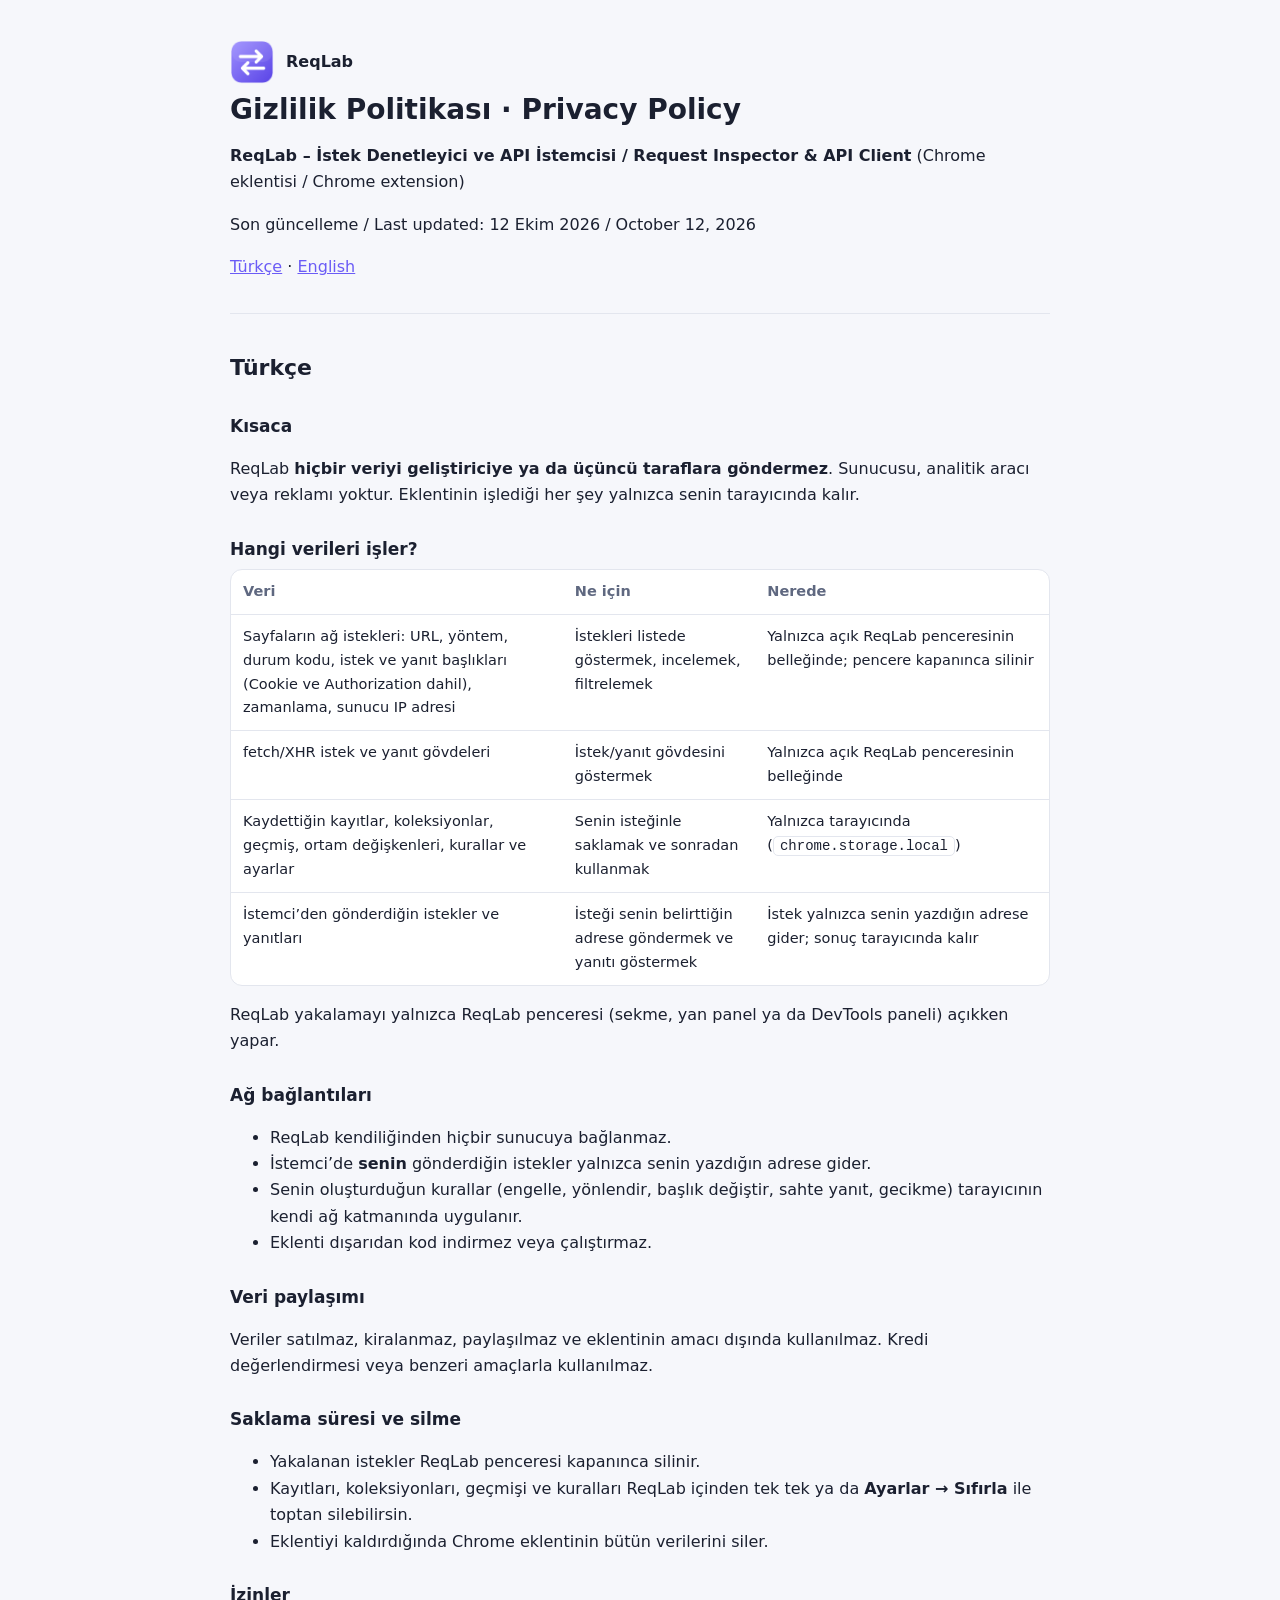
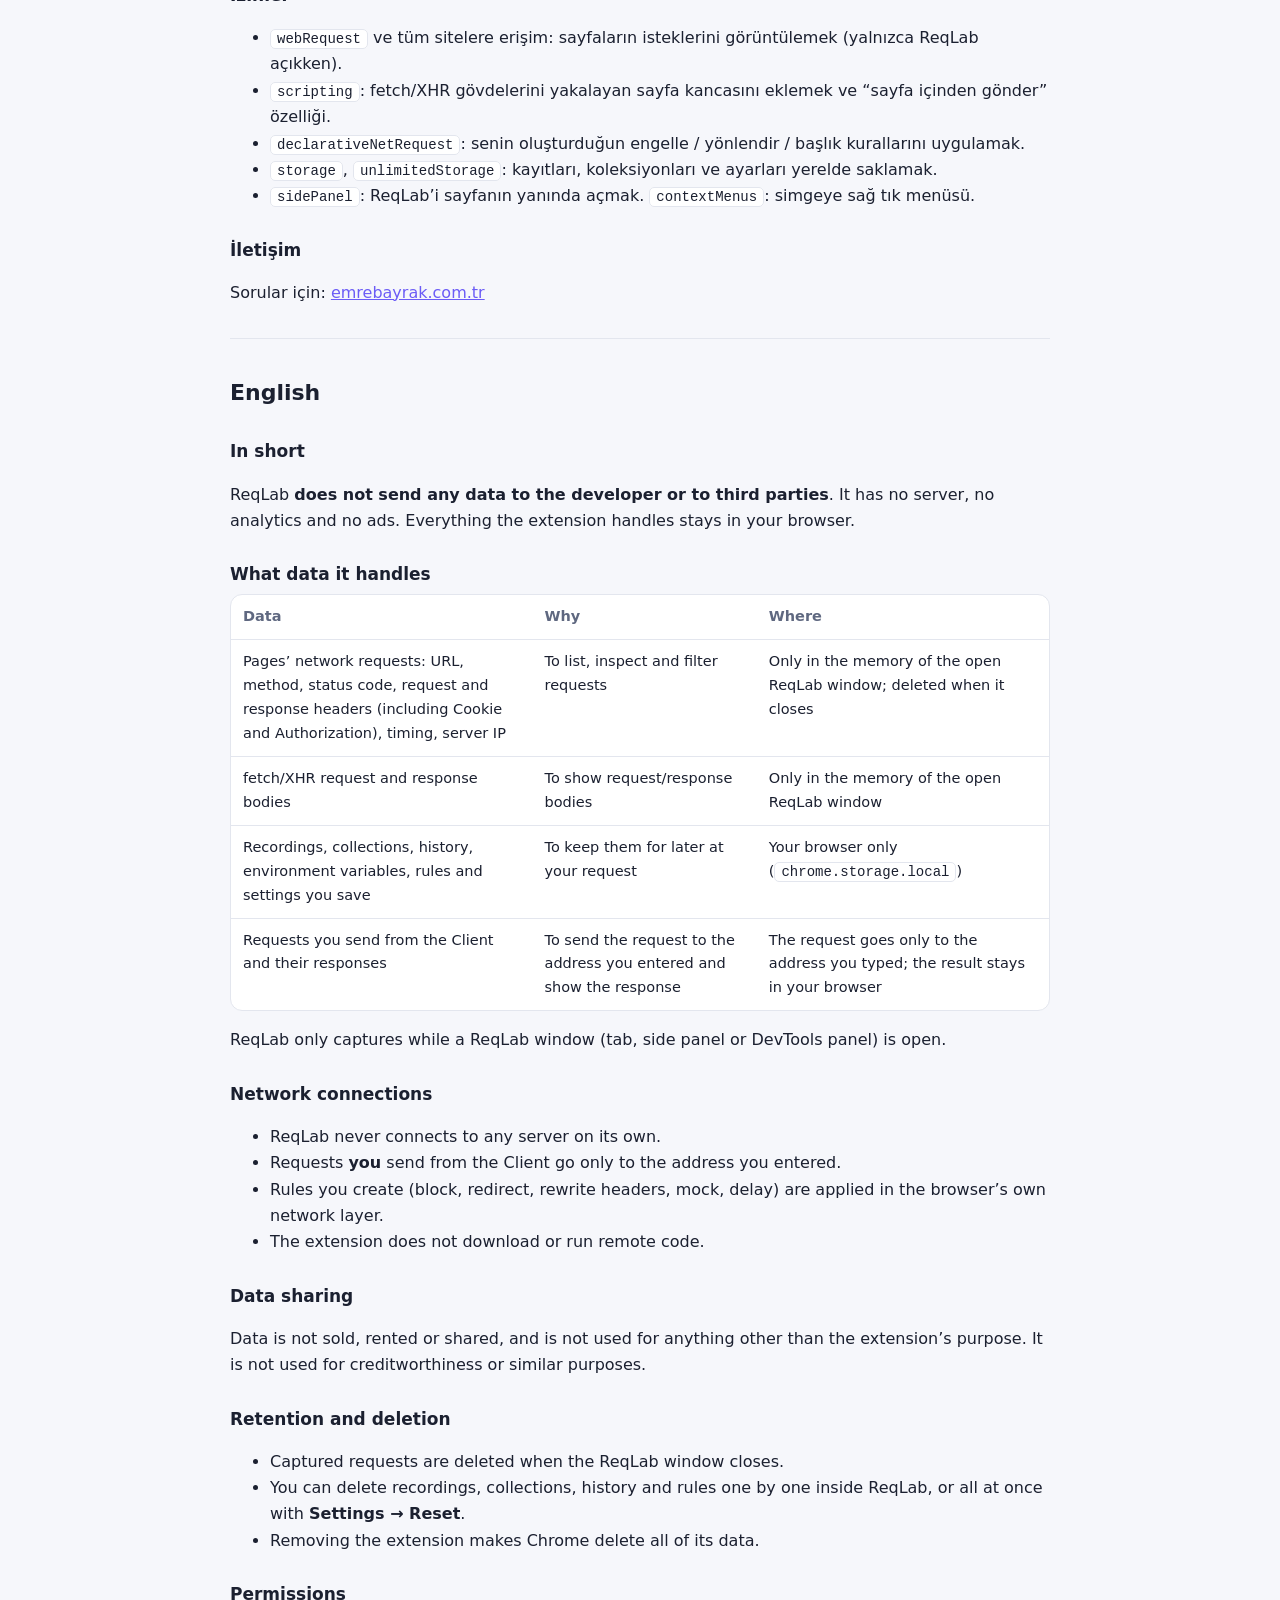
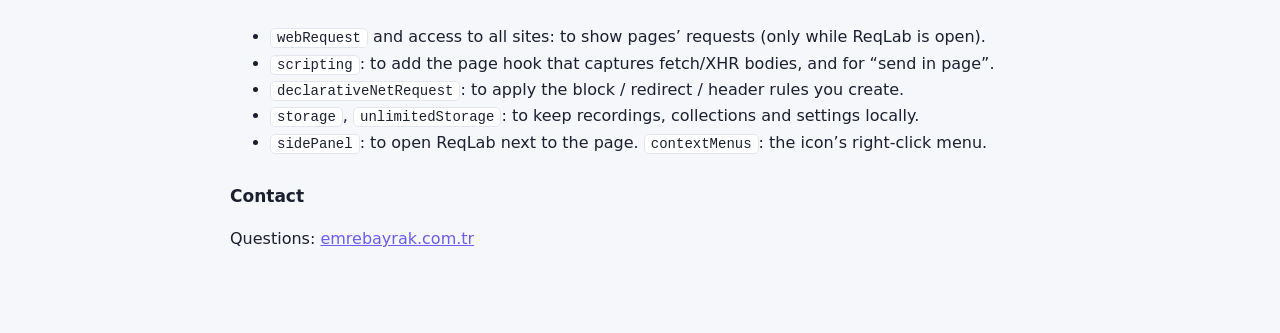
<file: docs/privacy.html>
<!doctype html>
<html lang="tr">
<head>
<meta charset="utf-8">
<meta name="viewport" content="width=device-width, initial-scale=1">
<title>ReqLab – Gizlilik Politikası · Privacy Policy</title>
<meta name="description" content="ReqLab Chrome extension privacy policy. No data is sent anywhere.">
<link rel="icon" href="icon48.png">
<style>
:root{color-scheme:light dark;--bg:#f6f7fb;--card:#fff;--text:#1b2030;--muted:#5f6880;--line:#e3e6ee;--accent:#6b5cf6}
@media (prefers-color-scheme:dark){:root{--bg:#0c0e13;--card:#151922;--text:#e5e8ef;--muted:#9aa2b5;--line:#262c3a;--accent:#a597ff}}
*{box-sizing:border-box}body{margin:0;background:var(--bg);color:var(--text);font:16px/1.65 system-ui,-apple-system,"Segoe UI",sans-serif}
main{max-width:860px;margin:0 auto;padding:40px 20px 64px}
.top{display:flex;align-items:center;gap:12px;margin-bottom:8px}.top img{width:44px;height:44px;border-radius:11px}
h1{font-size:28px;line-height:1.25;margin:0}h2{font-size:22px;margin:36px 0 8px}h3{font-size:17px;margin:26px 0 6px}
p,li{color:var(--text)}a{color:var(--accent)}hr{border:0;border-top:1px solid var(--line);margin:32px 0}
code{font:14px ui-monospace,Consolas,monospace;background:var(--card);border:1px solid var(--line);padding:1px 6px;border-radius:5px}
.tw{overflow-x:auto;border:1px solid var(--line);border-radius:12px;background:var(--card)}
table{border-collapse:collapse;width:100%;font-size:14.5px}th,td{text-align:left;vertical-align:top;padding:10px 12px;border-bottom:1px solid var(--line)}
th{color:var(--muted);font-weight:600}tr:last-child td{border-bottom:0}
</style>
</head>
<body>
<main>
<div class="top"><img src="icon48.png" alt=""><strong>ReqLab</strong></div>
<h1 id="gizlilik-politikası-privacy-policy">Gizlilik Politikası · Privacy Policy</h1>
<p><strong>ReqLab – İstek Denetleyici ve API İstemcisi / Request Inspector &amp; API Client</strong> (Chrome eklentisi / Chrome extension)</p>
<p>Son güncelleme / Last updated: 12 Ekim 2026 / October 12, 2026</p>
<p><a href="#türkçe">Türkçe</a> · <a href="#english">English</a></p>
<hr>
<h2 id="türkçe">Türkçe</h2>
<h3 id="kısaca">Kısaca</h3>
<p>ReqLab <strong>hiçbir veriyi geliştiriciye ya da üçüncü taraflara göndermez</strong>. Sunucusu, analitik aracı veya reklamı yoktur. Eklentinin işlediği her şey yalnızca senin tarayıcında kalır.</p>
<h3 id="hangi-verileri-işler">Hangi verileri işler?</h3>
<div class="tw"><table><thead><tr><th>Veri</th><th>Ne için</th><th>Nerede</th></tr></thead><tbody><tr><td>Sayfaların ağ istekleri: URL, yöntem, durum kodu, istek ve yanıt başlıkları (Cookie ve Authorization dahil), zamanlama, sunucu IP adresi</td><td>İstekleri listede göstermek, incelemek, filtrelemek</td><td>Yalnızca açık ReqLab penceresinin belleğinde; pencere kapanınca silinir</td></tr><tr><td>fetch/XHR istek ve yanıt gövdeleri</td><td>İstek/yanıt gövdesini göstermek</td><td>Yalnızca açık ReqLab penceresinin belleğinde</td></tr><tr><td>Kaydettiğin kayıtlar, koleksiyonlar, geçmiş, ortam değişkenleri, kurallar ve ayarlar</td><td>Senin isteğinle saklamak ve sonradan kullanmak</td><td>Yalnızca tarayıcında (<code>chrome.storage.local</code>)</td></tr><tr><td>İstemci’den gönderdiğin istekler ve yanıtları</td><td>İsteği senin belirttiğin adrese göndermek ve yanıtı göstermek</td><td>İstek yalnızca senin yazdığın adrese gider; sonuç tarayıcında kalır</td></tr></tbody></table></div>
<p>ReqLab yakalamayı yalnızca ReqLab penceresi (sekme, yan panel ya da DevTools paneli) açıkken yapar.</p>
<h3 id="ağ-bağlantıları">Ağ bağlantıları</h3>
<ul><li>ReqLab kendiliğinden hiçbir sunucuya bağlanmaz.</li><li>İstemci’de <strong>senin</strong> gönderdiğin istekler yalnızca senin yazdığın adrese gider.</li><li>Senin oluşturduğun kurallar (engelle, yönlendir, başlık değiştir, sahte yanıt, gecikme) tarayıcının kendi ağ katmanında uygulanır.</li><li>Eklenti dışarıdan kod indirmez veya çalıştırmaz.</li></ul>
<h3 id="veri-paylaşımı">Veri paylaşımı</h3>
<p>Veriler satılmaz, kiralanmaz, paylaşılmaz ve eklentinin amacı dışında kullanılmaz. Kredi değerlendirmesi veya benzeri amaçlarla kullanılmaz.</p>
<h3 id="saklama-süresi-ve-silme">Saklama süresi ve silme</h3>
<ul><li>Yakalanan istekler ReqLab penceresi kapanınca silinir.</li><li>Kayıtları, koleksiyonları, geçmişi ve kuralları ReqLab içinden tek tek ya da <strong>Ayarlar → Sıfırla</strong> ile toptan silebilirsin.</li><li>Eklentiyi kaldırdığında Chrome eklentinin bütün verilerini siler.</li></ul>
<h3 id="i-zinler">İzinler</h3>
<ul><li><code>webRequest</code> ve tüm sitelere erişim: sayfaların isteklerini görüntülemek (yalnızca ReqLab açıkken).</li><li><code>scripting</code>: fetch/XHR gövdelerini yakalayan sayfa kancasını eklemek ve “sayfa içinden gönder” özelliği.</li><li><code>declarativeNetRequest</code>: senin oluşturduğun engelle / yönlendir / başlık kurallarını uygulamak.</li><li><code>storage</code>, <code>unlimitedStorage</code>: kayıtları, koleksiyonları ve ayarları yerelde saklamak.</li><li><code>sidePanel</code>: ReqLab’i sayfanın yanında açmak. <code>contextMenus</code>: simgeye sağ tık menüsü.</li></ul>
<h3 id="i-letişim">İletişim</h3>
<p>Sorular için: <a href="https://emrebayrak.com.tr">emrebayrak.com.tr</a></p>
<hr>
<h2 id="english">English</h2>
<h3 id="in-short">In short</h3>
<p>ReqLab <strong>does not send any data to the developer or to third parties</strong>. It has no server, no analytics and no ads. Everything the extension handles stays in your browser.</p>
<h3 id="what-data-it-handles">What data it handles</h3>
<div class="tw"><table><thead><tr><th>Data</th><th>Why</th><th>Where</th></tr></thead><tbody><tr><td>Pages’ network requests: URL, method, status code, request and response headers (including Cookie and Authorization), timing, server IP</td><td>To list, inspect and filter requests</td><td>Only in the memory of the open ReqLab window; deleted when it closes</td></tr><tr><td>fetch/XHR request and response bodies</td><td>To show request/response bodies</td><td>Only in the memory of the open ReqLab window</td></tr><tr><td>Recordings, collections, history, environment variables, rules and settings you save</td><td>To keep them for later at your request</td><td>Your browser only (<code>chrome.storage.local</code>)</td></tr><tr><td>Requests you send from the Client and their responses</td><td>To send the request to the address you entered and show the response</td><td>The request goes only to the address you typed; the result stays in your browser</td></tr></tbody></table></div>
<p>ReqLab only captures while a ReqLab window (tab, side panel or DevTools panel) is open.</p>
<h3 id="network-connections">Network connections</h3>
<ul><li>ReqLab never connects to any server on its own.</li><li>Requests <strong>you</strong> send from the Client go only to the address you entered.</li><li>Rules you create (block, redirect, rewrite headers, mock, delay) are applied in the browser’s own network layer.</li><li>The extension does not download or run remote code.</li></ul>
<h3 id="data-sharing">Data sharing</h3>
<p>Data is not sold, rented or shared, and is not used for anything other than the extension’s purpose. It is not used for creditworthiness or similar purposes.</p>
<h3 id="retention-and-deletion">Retention and deletion</h3>
<ul><li>Captured requests are deleted when the ReqLab window closes.</li><li>You can delete recordings, collections, history and rules one by one inside ReqLab, or all at once with <strong>Settings → Reset</strong>.</li><li>Removing the extension makes Chrome delete all of its data.</li></ul>
<h3 id="permissions">Permissions</h3>
<ul><li><code>webRequest</code> and access to all sites: to show pages’ requests (only while ReqLab is open).</li><li><code>scripting</code>: to add the page hook that captures fetch/XHR bodies, and for “send in page”.</li><li><code>declarativeNetRequest</code>: to apply the block / redirect / header rules you create.</li><li><code>storage</code>, <code>unlimitedStorage</code>: to keep recordings, collections and settings locally.</li><li><code>sidePanel</code>: to open ReqLab next to the page. <code>contextMenus</code>: the icon’s right-click menu.</li></ul>
<h3 id="contact">Contact</h3>
<p>Questions: <a href="https://emrebayrak.com.tr">emrebayrak.com.tr</a></p>
</main>
</body>
</html>
</file>
